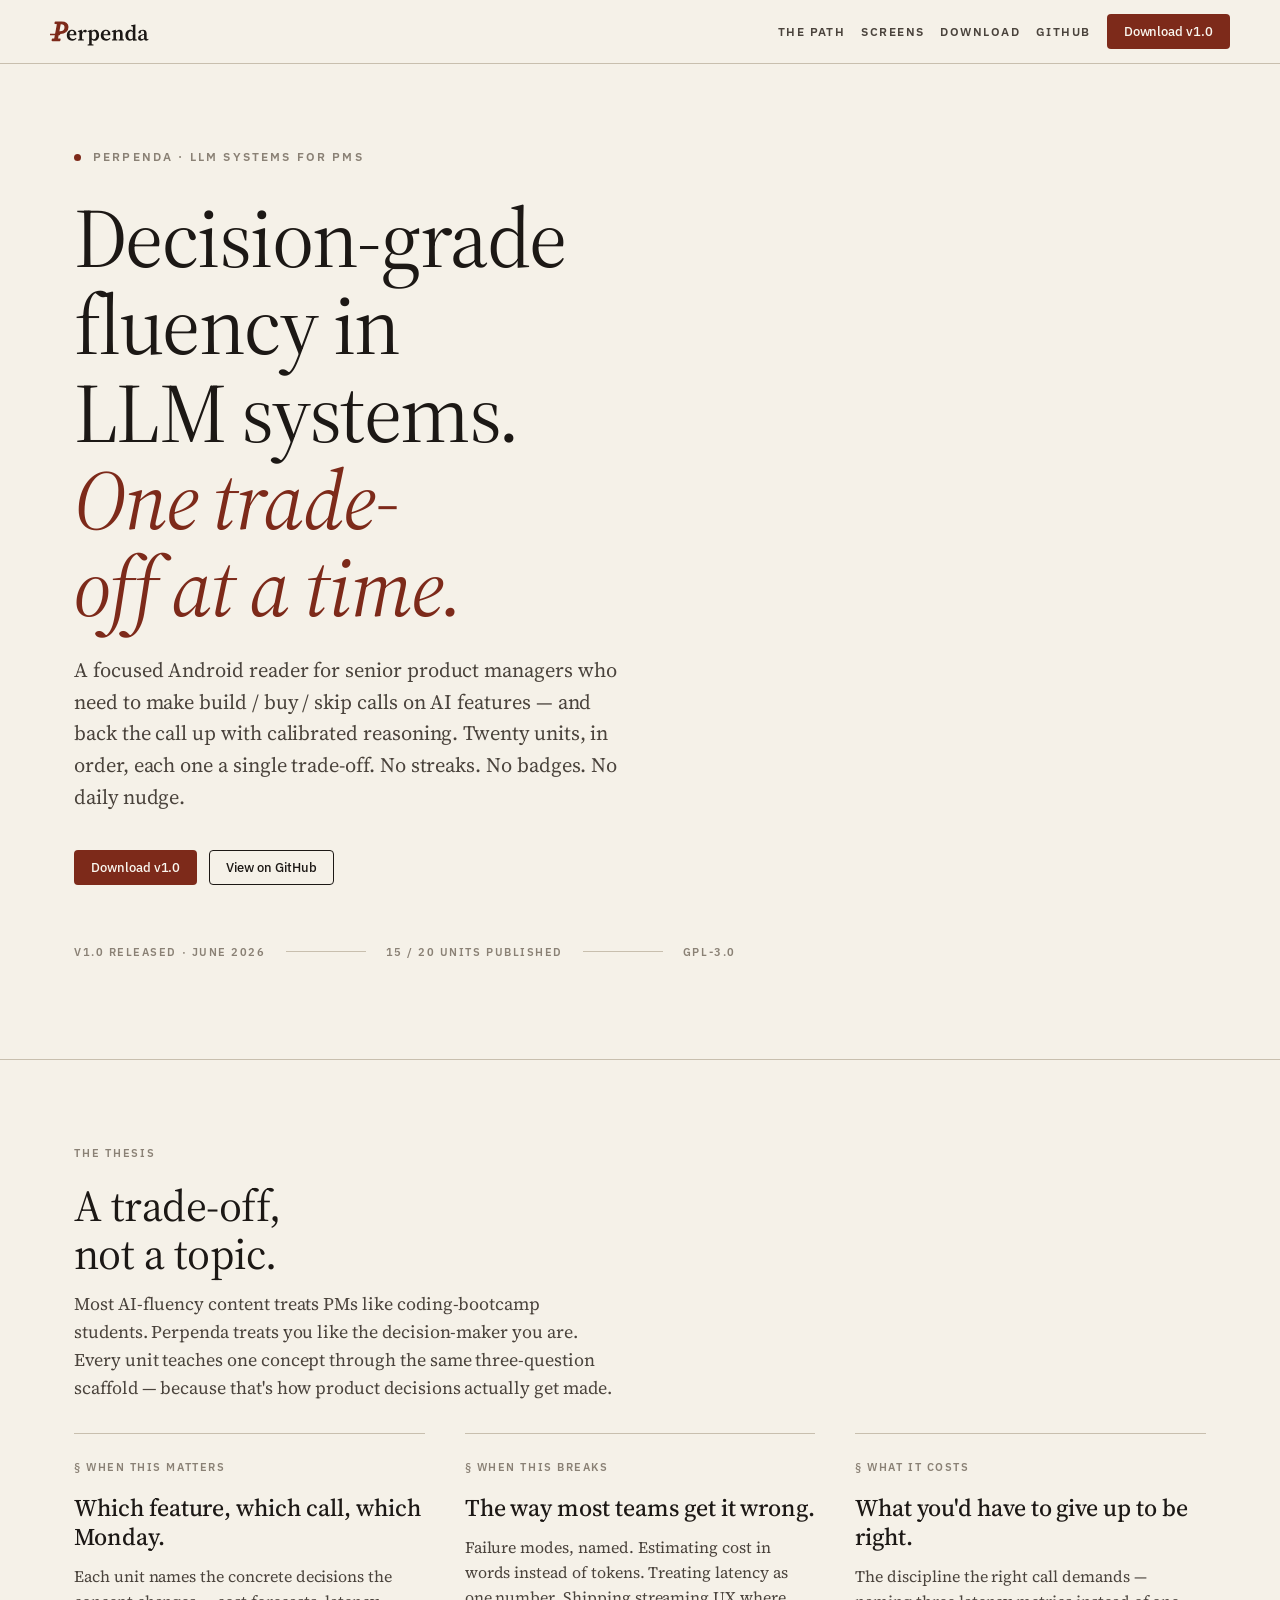
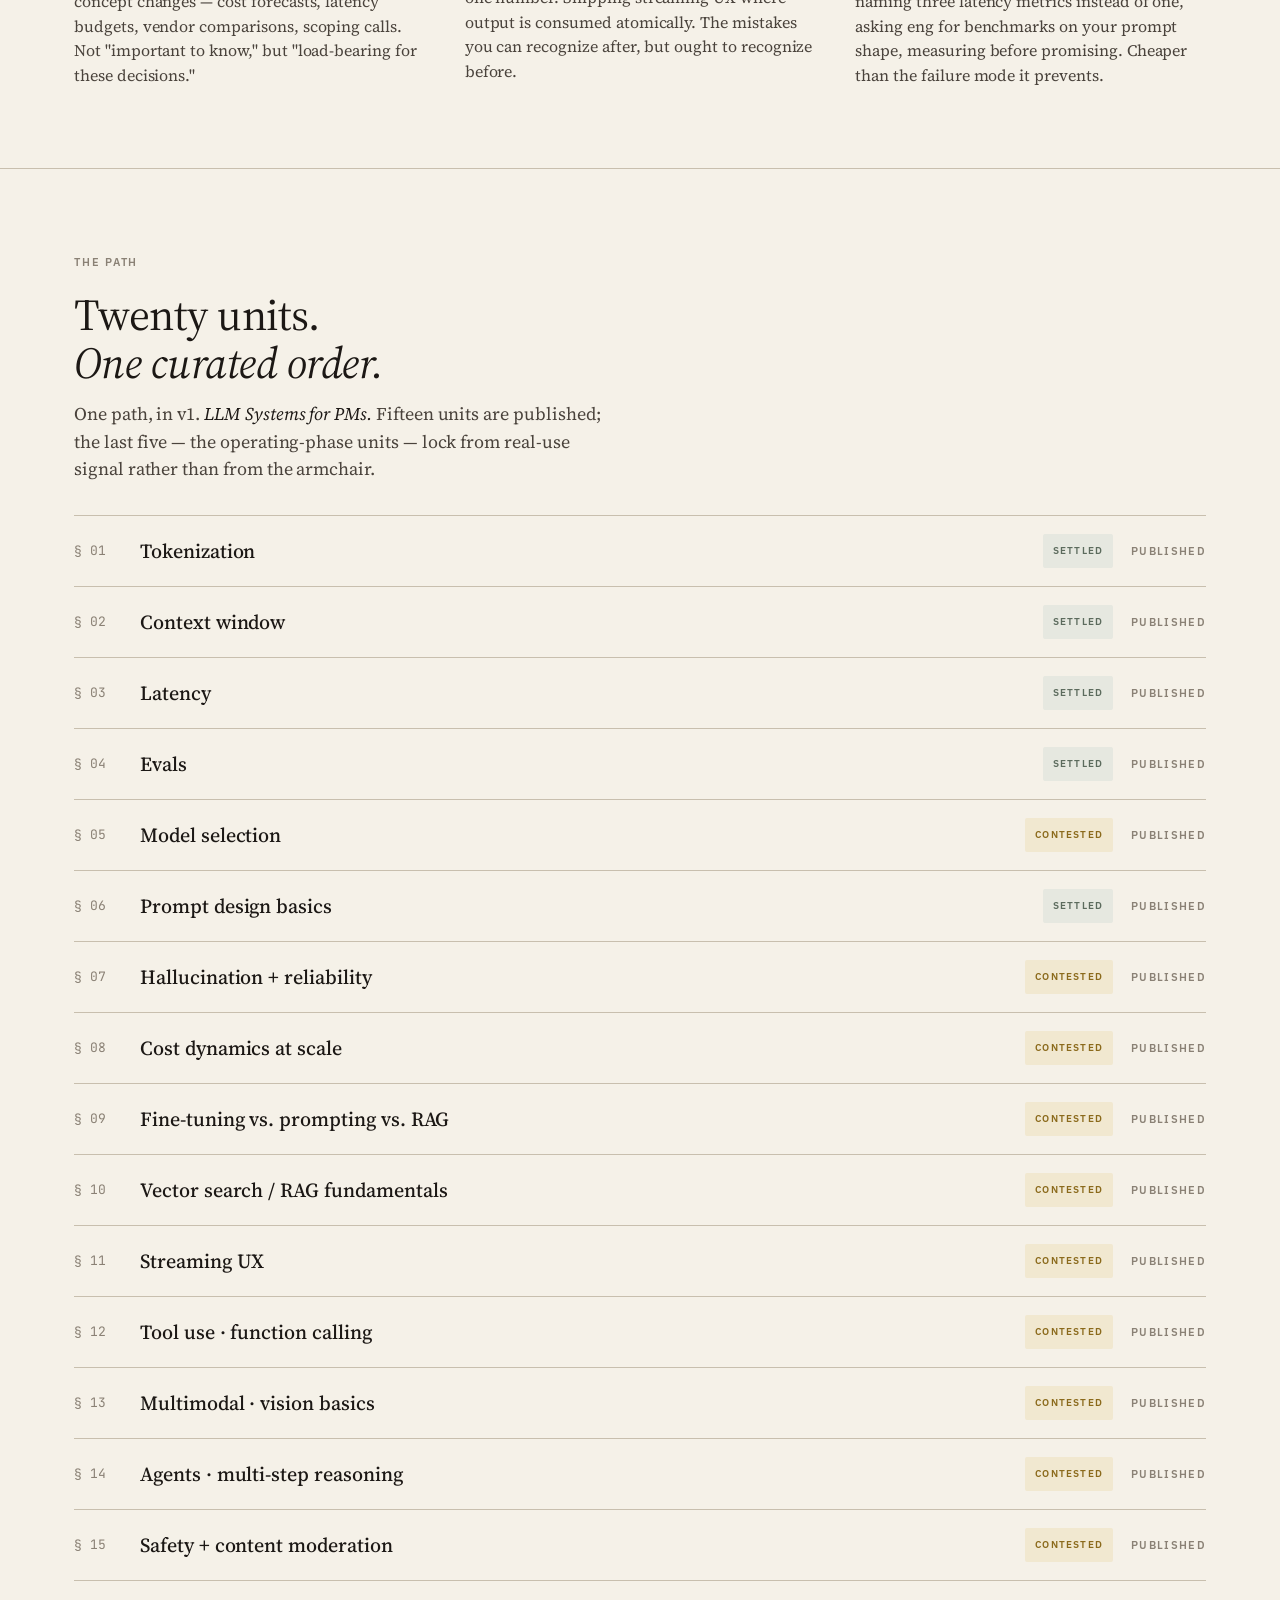
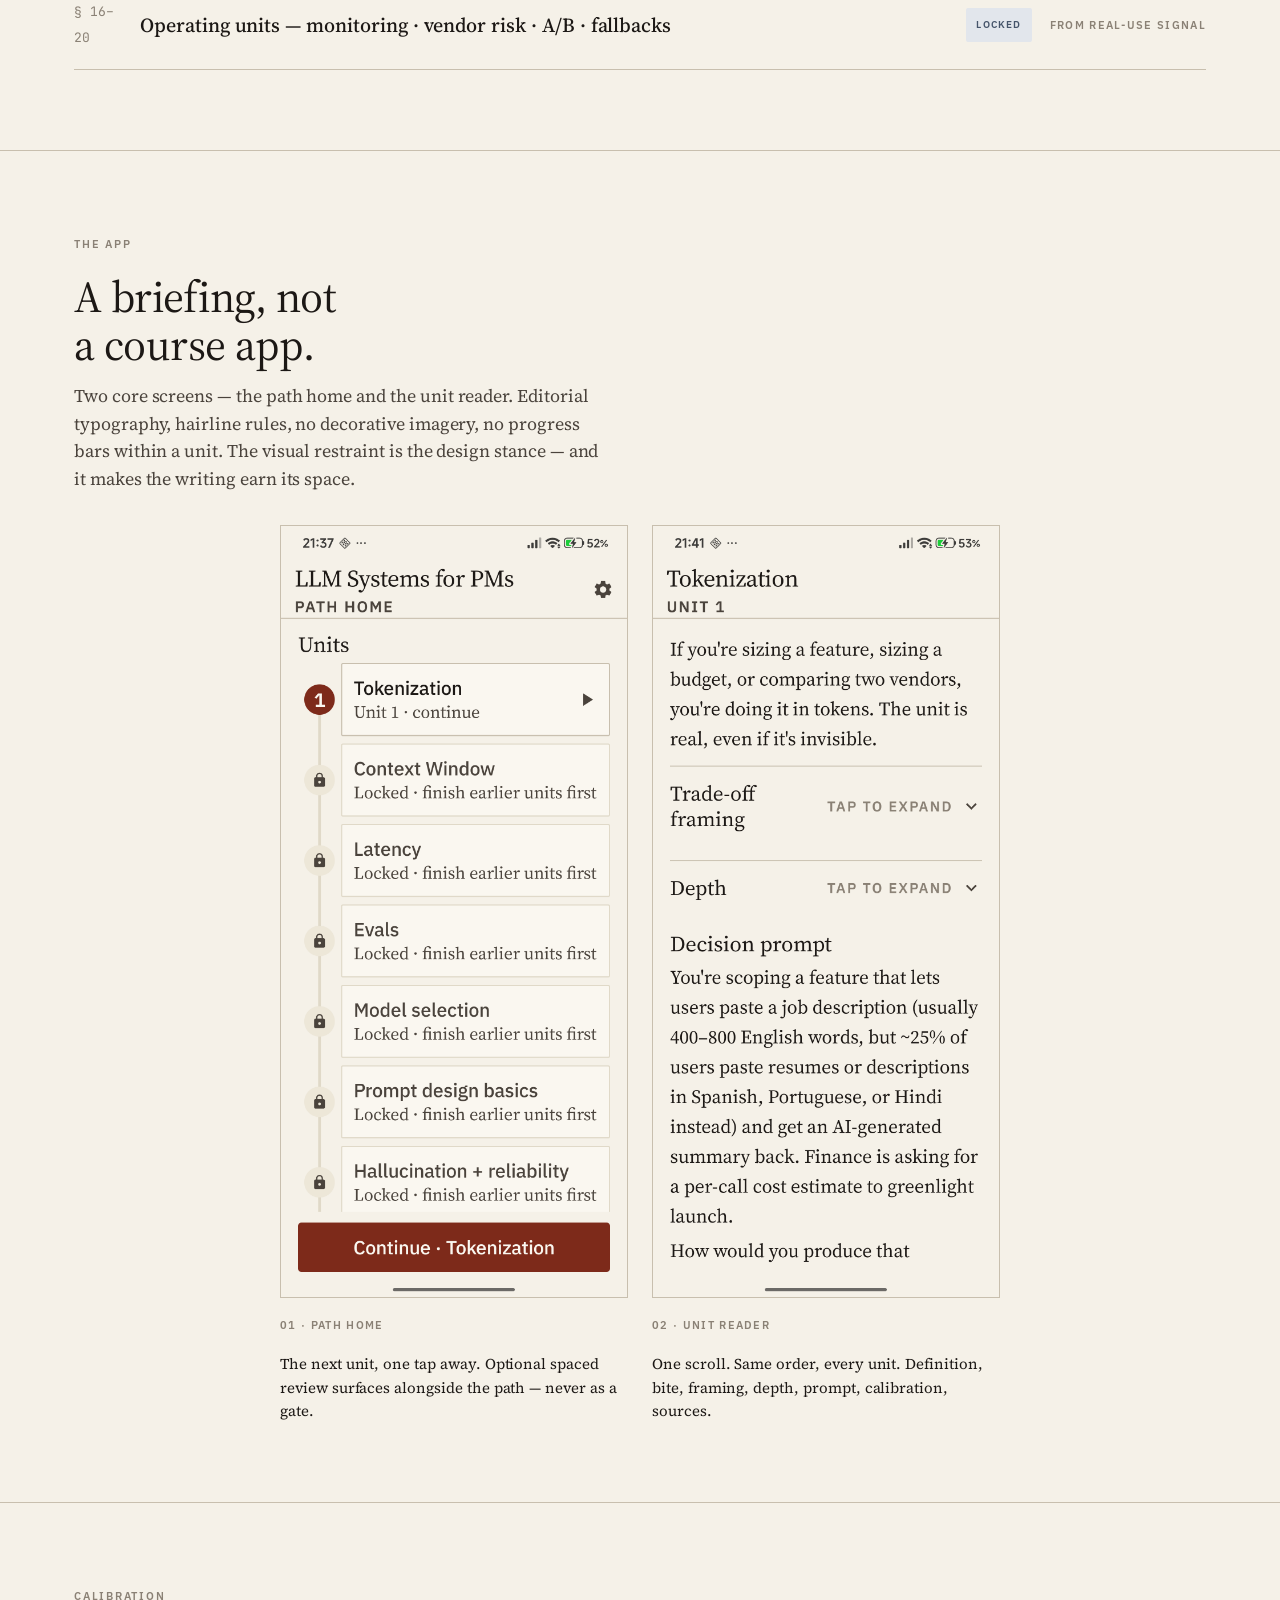
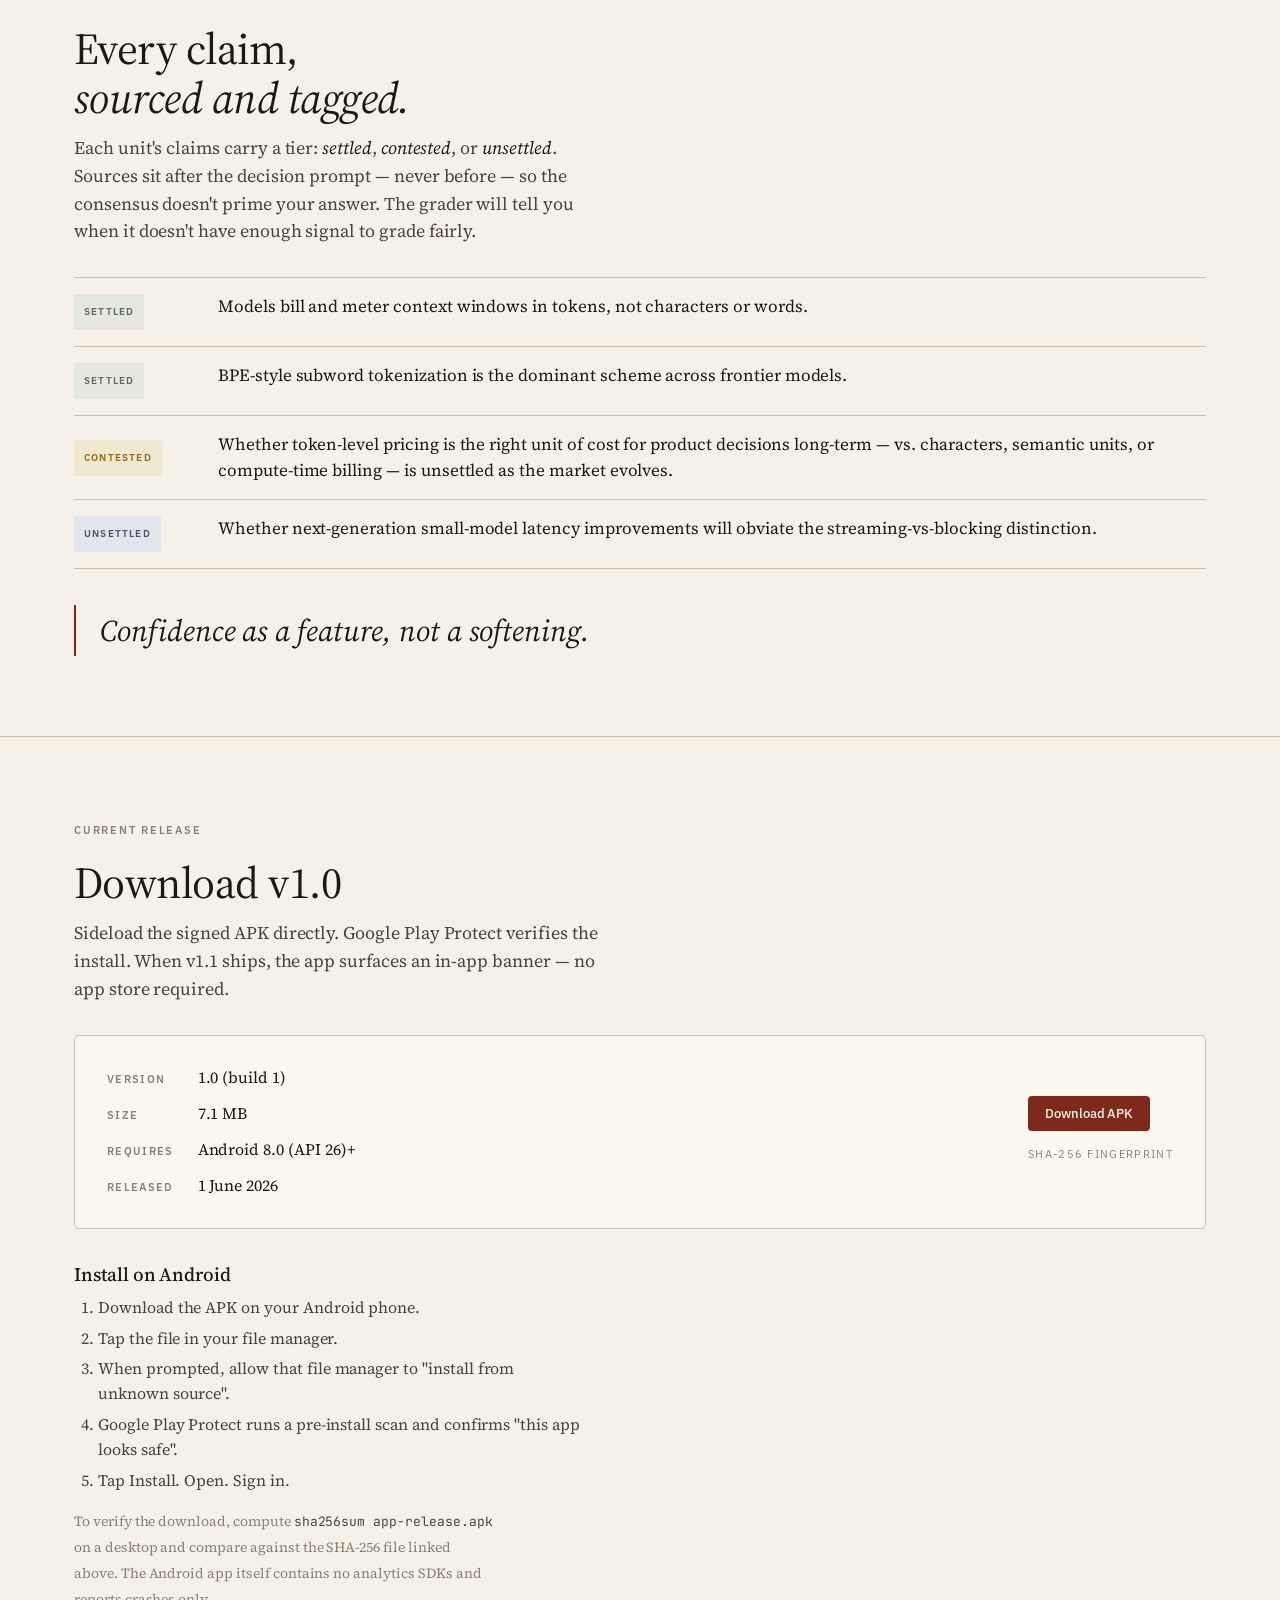
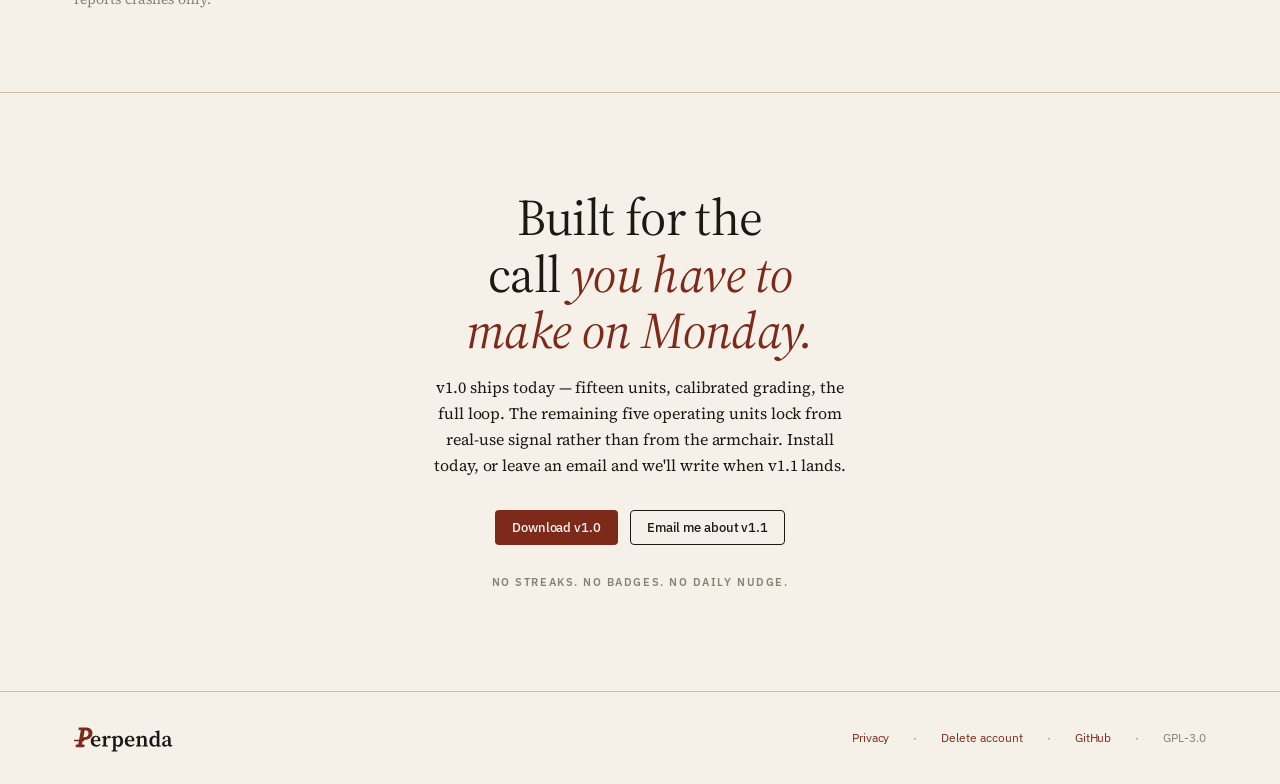
<file: docs/index.html>
<!doctype html>
<html lang="en">
<head>
<meta charset="utf-8" />
<title>Perpenda — Decision-grade fluency in LLM systems</title>
<meta name="viewport" content="width=device-width, initial-scale=1" />
<meta name="description" content="A focused Android app teaching LLM systems to product managers, one trade-off at a time. For senior PMs who'd rather decide right than read fast." />
<meta name="robots" content="index,follow" />
<link rel="canonical" href="https://perpenda.com/" />

<meta property="og:title" content="Perpenda — Decision-grade fluency in LLM systems" />
<meta property="og:description" content="Twenty trade-offs. One PM, deciding. No streaks, no badges, no daily nudge." />
<meta property="og:type" content="website" />
<meta property="og:url" content="https://perpenda.com/" />
<meta property="og:site_name" content="Perpenda" />
<meta property="og:image" content="https://perpenda.com/brand/perpenda-og-1200x630.png" />
<meta property="og:image:width" content="1200" />
<meta property="og:image:height" content="630" />

<meta name="twitter:card" content="summary_large_image" />
<meta name="twitter:title" content="Perpenda — Decision-grade fluency in LLM systems" />
<meta name="twitter:description" content="Twenty trade-offs. One PM, deciding. No streaks, no badges, no daily nudge." />
<meta name="twitter:image" content="https://perpenda.com/brand/perpenda-og-1200x630.png" />

<link rel="icon" type="image/svg+xml" href="brand/perpenda-mark-ink.svg" />
<link rel="icon" type="image/png" sizes="32x32" href="brand/favicon-32.png" />
<link rel="icon" type="image/png" sizes="16x16" href="brand/favicon-16.png" />
<link rel="apple-touch-icon" href="brand/apple-touch-icon-180.png" />

<!-- Schema.org structured data (JSON-LD).
     Tells Google / search AI what this page is, the publishing organization,
     and the Android app described on it. Enables richer search snippets and
     correct knowledge-panel attribution. -->
<script type="application/ld+json">
{
  "@context": "https://schema.org",
  "@graph": [
    {
      "@type": "Organization",
      "@id": "https://perpenda.com/#organization",
      "name": "Perpenda",
      "url": "https://perpenda.com/",
      "logo": {
        "@type": "ImageObject",
        "url": "https://perpenda.com/brand/perpenda-icon-512.png",
        "width": 512,
        "height": 512
      },
      "email": "hello@perpenda.com",
      "sameAs": [
        "https://github.com/LuminLynx/Perpenda"
      ]
    },
    {
      "@type": "WebSite",
      "@id": "https://perpenda.com/#website",
      "url": "https://perpenda.com/",
      "name": "Perpenda",
      "description": "Decision-grade fluency in LLM systems for product managers.",
      "publisher": { "@id": "https://perpenda.com/#organization" },
      "inLanguage": "en"
    },
    {
      "@type": "SoftwareApplication",
      "name": "Perpenda",
      "applicationCategory": "EducationalApplication",
      "operatingSystem": "Android 8.0+",
      "description": "Train the AI judgment your team now expects from you. Tight units, decision prompts, calibrated grading against rubric criteria — no streaks, no badges, no daily nudge.",
      "url": "https://perpenda.com/",
      "image": "https://perpenda.com/brand/perpenda-og-1200x630.png",
      "offers": {
        "@type": "Offer",
        "price": "0",
        "priceCurrency": "USD"
      },
      "publisher": { "@id": "https://perpenda.com/#organization" },
      "softwareVersion": "1.0",
      "inLanguage": "en"
    }
  ]
}
</script>

<!-- Google Analytics (GA4) -->
<script async src="https://www.googletagmanager.com/gtag/js?id=G-6YCV11TNED"></script>
<script>
  window.dataLayer = window.dataLayer || [];
  function gtag(){dataLayer.push(arguments);}
  gtag('js', new Date());
  gtag('config', 'G-6YCV11TNED');
</script>

<!-- Promo bundle is standalone but rides on the project's token sheet -->
<link rel="stylesheet" href="styles/colors_and_type.css" />

<style>
  /* Follow the visitor's OS light/dark preference — the token sheet
     (colors_and_type.css) defines light as the default :root and dark
     via @media (prefers-color-scheme: dark). */
  html { color-scheme: light dark; }
  html, body { margin: 0; padding: 0; }
  body {
    background: var(--paper-0); color: var(--ink-1);
    font-family: var(--font-body);
    -webkit-font-smoothing: antialiased; text-rendering: optimizeLegibility;
  }
  *, *::before, *::after { box-sizing: border-box; }
  a { color: var(--oxblood); text-decoration: none; }
  a:hover { text-decoration: underline; text-underline-offset: 3px; text-decoration-thickness: 1px; }

  .wrap { max-width: 1180px; margin: 0 auto; padding: 0 24px; }
  hr.hair { border: 0; border-top: 1px solid var(--hair-1); margin: 0; }

  /* ─── Top nav ────────────────────────────────────────────── */
  nav.top {
    position: sticky; top: 0; z-index: 10;
    background: var(--paper-0);
    border-bottom: 1px solid var(--hair-1);
  }
  nav.top .row {
    display: flex; align-items: center; gap: 16px;
    padding: 14px 0;
  }
  .wordmark { display: flex; align-items: center; gap: 10px; }
  .wordmark img { height: 28px; width: auto; display: block; }
  .wordmark .name {
    font-family: var(--font-display); font-size: 18px; font-weight: 500;
    color: var(--ink-1); letter-spacing: -0.012em;
  }
  nav .grow { flex: 1; }
  nav a.link {
    font-family: var(--font-ui); font-size: 12px; font-weight: 600;
    text-transform: uppercase; letter-spacing: 0.12em; color: var(--ink-2);
  }
  nav a.link:hover { color: var(--ink-1); text-decoration: none; }
  .btn {
    display: inline-flex; align-items: center; gap: 8px;
    font-family: var(--font-ui); font-size: 13px; font-weight: 500;
    padding: 10px 16px; border-radius: 4px; border: 1px solid transparent;
    cursor: pointer; line-height: 1; transition: background 120ms cubic-bezier(.2,.6,.2,1);
  }
  .btn-primary   { background: var(--oxblood); color: #FAF7F0; }
  .btn-primary:hover { background: #5F2014; text-decoration: none; }
  .btn-secondary { background: transparent; color: var(--ink-1); border-color: var(--ink-1); }
  .btn-secondary:hover { background: var(--paper-3); text-decoration: none; }
  /* On dark, oxblood lifts to a warm salmon — flip the button text dark
     and lighten the hover so contrast holds. */
  @media (prefers-color-scheme: dark) {
    .btn-primary { color: #1C1815; }
    .btn-primary:hover { background: #E8967D; }
  }

  /* ─── Hero ───────────────────────────────────────────────── */
  .hero { padding: 80px 0 96px; }
  .hero .eyebrow {
    font-family: var(--font-ui); font-size: 12px; font-weight: 600;
    text-transform: uppercase; letter-spacing: 0.18em; color: var(--ink-3);
    margin-bottom: 24px;
    display: flex; align-items: center; gap: 12px;
  }
  .hero .eyebrow .dot { width: 7px; height: 7px; background: var(--oxblood); border-radius: 50%; }
  .hero h1 {
    font-family: var(--font-display);
    font-size: clamp(40px, 7vw, 84px);
    line-height: 1.04;
    font-weight: 400; letter-spacing: -0.018em;
    margin: 0 0 24px; max-width: 14ch;
    text-wrap: balance;
  }
  .hero h1 em { font-style: italic; color: var(--oxblood); font-weight: 400; }
  .hero .lede {
    font-family: var(--font-body);
    font-size: clamp(18px, 1.6vw, 22px); line-height: 1.55;
    color: var(--ink-2); margin: 0 0 36px; max-width: 56ch;
  }
  .hero .ctas { display: flex; flex-wrap: wrap; gap: 12px; }
  .hero .meta {
    margin-top: 56px; display: flex; align-items: center; gap: 20px;
    font-family: var(--font-ui); font-size: 11px; font-weight: 600;
    text-transform: uppercase; letter-spacing: 0.14em; color: var(--ink-3);
  }
  .hero .meta .rule { flex: 0 1 80px; height: 1px; background: var(--hair-1); }

  /* ─── Section heading shared ─────────────────────────────── */
  section.band { padding: 80px 0; border-top: 1px solid var(--hair-1); }
  section.band .lede {
    font-family: var(--font-body); font-size: clamp(17px, 1.4vw, 20px);
    color: var(--ink-2); line-height: 1.55; margin: 0 0 32px; max-width: 60ch;
  }
  .band-h {
    font-family: var(--font-display);
    font-size: clamp(28px, 3.5vw, 44px); line-height: 1.1;
    font-weight: 400; letter-spacing: -0.012em;
    margin: 0 0 12px; max-width: 18ch; text-wrap: balance;
  }
  .band-eyebrow {
    font-family: var(--font-ui); font-size: 11px; font-weight: 600;
    text-transform: uppercase; letter-spacing: 0.16em; color: var(--ink-3);
    margin-bottom: 16px;
  }

  /* ─── Thesis (three columns: matters / breaks / costs) ──── */
  .thesis .cols {
    display: grid; grid-template-columns: repeat(3, 1fr); gap: 40px;
    margin-top: 24px;
  }
  .thesis .col {
    border-top: 1px solid var(--hair-1);
    padding-top: 20px;
  }
  .thesis .col .label {
    font-family: var(--font-ui); font-size: 11px; font-weight: 600;
    text-transform: uppercase; letter-spacing: 0.14em; color: var(--ink-3);
    margin-bottom: 14px;
  }
  .thesis .col h3 {
    font-family: var(--font-display); font-size: 24px; line-height: 1.2;
    font-weight: 500; margin: 0 0 12px; color: var(--ink-1);
  }
  .thesis .col p {
    font-family: var(--font-body); font-size: 16px; line-height: 1.55;
    color: var(--ink-2); margin: 0;
  }

  /* ─── The path ─────────────────────────────────────────── */
  .path .grid {
    display: grid; grid-template-columns: 1fr; gap: 0; margin-top: 12px;
  }
  .path .unit {
    display: grid;
    grid-template-columns: 48px 1fr auto auto;
    align-items: center; gap: 18px;
    padding: 18px 0; border-top: 1px solid var(--hair-1);
  }
  .path .unit:last-child { border-bottom: 1px solid var(--hair-1); }
  .path .unit .num { font-family: var(--font-mono); font-size: 13px; color: var(--ink-3); }
  .path .unit .name { font-family: var(--font-display); font-size: 20px; color: var(--ink-1); font-weight: 500; }
  .path .unit .name em { font-style: italic; color: var(--oxblood); font-weight: 400; }
  .path .unit .tag {
    font-family: var(--font-ui); font-size: 10px; font-weight: 600;
    text-transform: uppercase; letter-spacing: 0.12em;
    padding: 4px 10px; border-radius: 2px;
  }
  /* Calibration-tier chips — colors come from the token sheet so they
     track light/dark automatically. */
  .tag-settled   { background: var(--sage-tint);   color: var(--sage); }
  .tag-contested { background: var(--ochre-tint);  color: var(--ochre); }
  .tag-locked    { background: var(--mineral-tint); color: var(--mineral); }
  .tag-upnext    { background: var(--oxblood-tint); color: var(--oxblood); }
  .path .unit .status {
    font-family: var(--font-ui); font-size: 11px; font-weight: 600;
    text-transform: uppercase; letter-spacing: 0.12em; color: var(--ink-3);
  }

  /* ─── Screens showcase ─────────────────────────────────── */
  .screens .strip {
    display: grid; grid-template-columns: repeat(2, 1fr); gap: 24px;
    max-width: 720px; margin: 32px auto 0;
  }
  .screen {
    display: flex; flex-direction: column; gap: 14px;
  }
  .screen .img {
    background: var(--paper-2); border: 1px solid var(--hair-1);
    overflow: hidden; aspect-ratio: 1220 / 2712;
  }
  .screen .img picture { display: block; width: 100%; height: 100%; }
  .screen .img img { width: 100%; height: 100%; object-fit: cover; object-position: top center; display: block; }
  .screen .cap {
    font-family: var(--font-ui); font-size: 11px; font-weight: 600;
    text-transform: uppercase; letter-spacing: 0.12em; color: var(--ink-3);
  }
  .screen .blurb {
    font-family: var(--font-body); font-size: 15px; line-height: 1.55;
    color: var(--ink-1);
  }

  /* ─── Calibration ─────────────────────────────────────── */
  .cal .row {
    display: grid; grid-template-columns: 120px 1fr;
    align-items: baseline; gap: 24px;
    padding: 16px 0; border-top: 1px solid var(--hair-1);
  }
  .cal .row:last-child { border-bottom: 1px solid var(--hair-1); }
  .cal .row .chip {
    font-family: var(--font-ui); font-size: 10px; font-weight: 600;
    text-transform: uppercase; letter-spacing: 0.12em;
    padding: 5px 10px; border-radius: 2px;
    justify-self: start; align-self: center;
  }
  .cal .row .claim {
    font-family: var(--font-body); font-size: 17px; line-height: 1.5;
    color: var(--ink-1);
  }
  .pullquote {
    font-family: var(--font-display);
    font-size: clamp(22px, 2.4vw, 30px); line-height: 1.3;
    font-weight: 400; color: var(--ink-1);
    border-left: 2px solid var(--oxblood);
    padding: 6px 0 6px 24px;
    margin: 36px 0 0 0;
    max-width: 36ch;
  }
  .pullquote em { font-style: italic; }

  /* ─── Download band ─────────────────────────────────── */
  .download .lede { max-width: 60ch; }
  .release-card {
    border: 1px solid var(--hair-1);
    border-radius: 4px;
    padding: 28px 32px;
    margin: 24px 0 8px;
    display: flex;
    align-items: center;
    gap: 40px;
    flex-wrap: wrap;
    background: var(--paper-1);
  }
  .release-meta {
    margin: 0;
    display: grid;
    grid-template-columns: auto 1fr;
    gap: 8px 24px;
    flex: 1 1 320px;
  }
  .release-meta dt {
    font-family: var(--font-ui); font-size: 11px; font-weight: 600;
    text-transform: uppercase; letter-spacing: 0.12em; color: var(--ink-3);
    margin: 0; padding-top: 2px;
  }
  .release-meta dd {
    margin: 0;
    font-family: var(--font-body); font-size: 16px; color: var(--ink-1);
    font-variant-numeric: tabular-nums;
  }
  .release-actions {
    display: flex; flex-direction: column; gap: 10px;
    align-items: flex-start;
  }
  .release-actions .link-sm {
    font-family: var(--font-ui); font-size: 11px; color: var(--ink-3);
    text-transform: uppercase; letter-spacing: 0.12em;
  }
  .release-actions .link-sm:hover { color: var(--ink-1); }
  .install-h {
    font-family: var(--font-display); font-size: 19px; font-weight: 500;
    margin: 32px 0 8px;
    color: var(--ink-1);
  }
  .install-steps {
    font-family: var(--font-body); font-size: 16px; line-height: 1.55;
    color: var(--ink-2); margin: 0 0 16px; padding-left: 24px;
    max-width: 64ch;
  }
  .install-steps li { margin: 6px 0; }
  .band-footer-note {
    font-family: var(--font-body); font-size: 14px; color: var(--ink-3);
    margin: 16px 0 0; max-width: 60ch;
  }

  /* ─── CTA ─────────────────────────────────────────────── */
  .cta {
    text-align: center; padding: 96px 0;
    border-top: 1px solid var(--hair-1);
  }
  .cta h2 {
    font-family: var(--font-display);
    font-size: clamp(32px, 4vw, 52px); line-height: 1.1;
    font-weight: 400; letter-spacing: -0.012em;
    margin: 0 auto 16px; max-width: 18ch; text-wrap: balance;
  }
  .cta h2 em { font-style: italic; color: var(--oxblood); }
  .cta .lede { max-width: 52ch; margin: 0 auto 32px; }
  .cta .ctas { display: inline-flex; gap: 12px; flex-wrap: wrap; justify-content: center; }
  .cta .small {
    margin-top: 24px;
    font-family: var(--font-ui); font-size: 11px; font-weight: 600;
    text-transform: uppercase; letter-spacing: 0.14em; color: var(--ink-3);
  }

  /* ─── Footer ─────────────────────────────────────────── */
  footer {
    border-top: 1px solid var(--hair-1);
    padding: 32px 0;
    font-family: var(--font-ui); font-size: 12px;
    color: var(--ink-3);
    display: flex; align-items: center; gap: 24px;
  }
  footer .grow { flex: 1; }

  /* ─── Responsive ─────────────────────────────────────── */
  @media (max-width: 880px) {
    .thesis .cols { grid-template-columns: 1fr; gap: 0; }
    .thesis .col + .col { margin-top: 0; }
    .screens .strip { grid-template-columns: repeat(2, 1fr); }
    .path .unit { grid-template-columns: 36px 1fr auto; }
    .path .unit .status { display: none; }
    nav .link.hide-md { display: none; }
    .hero { padding: 56px 0 72px; }
    section.band { padding: 56px 0; }
  }
  @media (max-width: 520px) {
    .screens .strip { grid-template-columns: 1fr; }
    .cal .row { grid-template-columns: 1fr; gap: 8px; }
  }
</style>
</head>

<body>

<!-- ─── Nav ─────────────────────────────────────────────── -->
<nav class="top">
  <div class="wrap row">
    <a class="wordmark" href="#top">
      <picture>
        <source srcset="brand/perpenda-wordmark-dark.svg" media="(prefers-color-scheme: dark)" />
        <img src="brand/perpenda-wordmark.svg" alt="Perpenda" />
      </picture>
    </a>
    <div class="grow"></div>
    <a class="link hide-md" href="#path">The path</a>
    <a class="link hide-md" href="#screens">Screens</a>
    <a class="link hide-md" href="#download">Download</a>
    <a class="link hide-md" href="https://github.com/LuminLynx/Perpenda">GitHub</a>
    <a class="btn btn-primary" href="#download">Download v1.0</a>
  </div>
</nav>

<!-- ─── Hero ─────────────────────────────────────────────── -->
<header id="top" class="hero">
  <div class="wrap">
    <div class="eyebrow"><span class="dot"></span> Perpenda · LLM Systems for PMs</div>
    <h1>Decision-grade fluency in LLM systems. <em>One trade-off at a time.</em></h1>
    <p class="lede">
      A focused Android reader for senior product managers who need to
      make build / buy / skip calls on AI features — and back the call
      up with calibrated reasoning. Twenty units, in order, each one a
      single trade-off. No streaks. No badges. No daily nudge.
    </p>
    <div class="ctas">
      <a class="btn btn-primary" href="#download">Download v1.0</a>
      <a class="btn btn-secondary" href="https://github.com/LuminLynx/Perpenda">View on GitHub</a>
    </div>
    <div class="meta">
      <span>v1.0 released · June 2026</span>
      <span class="rule"></span>
      <span>15 / 20 units published</span>
      <span class="rule"></span>
      <span>GPL-3.0</span>
    </div>
  </div>
</header>

<!-- ─── Thesis ─────────────────────────────────────────── -->
<section id="thesis" class="band thesis">
  <div class="wrap">
    <div class="band-eyebrow">The thesis</div>
    <h2 class="band-h">A trade-off, not a topic.</h2>
    <p class="lede">
      Most AI-fluency content treats PMs like coding-bootcamp students.
      Perpenda treats you like the decision-maker you are. Every unit
      teaches one concept through the same three-question scaffold —
      because that's how product decisions actually get made.
    </p>
    <div class="cols">
      <div class="col">
        <div class="label">§ When this matters</div>
        <h3>Which feature, which call, which Monday.</h3>
        <p>Each unit names the concrete decisions the concept changes — cost forecasts, latency budgets, vendor comparisons, scoping calls. Not "important to know," but "load-bearing for these decisions."</p>
      </div>
      <div class="col">
        <div class="label">§ When this breaks</div>
        <h3>The way most teams get it wrong.</h3>
        <p>Failure modes, named. Estimating cost in words instead of tokens. Treating latency as one number. Shipping streaming UX where output is consumed atomically. The mistakes you can recognize after, but ought to recognize before.</p>
      </div>
      <div class="col">
        <div class="label">§ What it costs</div>
        <h3>What you'd have to give up to be right.</h3>
        <p>The discipline the right call demands — naming three latency metrics instead of one, asking eng for benchmarks on your prompt shape, measuring before promising. Cheaper than the failure mode it prevents.</p>
      </div>
    </div>
  </div>
</section>

<!-- ─── The path ─────────────────────────────────────────── -->
<section id="path" class="band path">
  <div class="wrap">
    <div class="band-eyebrow">The path</div>
    <h2 class="band-h">Twenty units. <em>One curated order.</em></h2>
    <p class="lede">
      One path, in v1. <em>LLM Systems for PMs.</em> Fifteen units are
      published; the last five — the operating-phase units — lock from
      real-use signal rather than from the armchair.
    </p>
    <div class="grid">
      <div class="unit"><div class="num">§ 01</div><div class="name">Tokenization</div><div class="tag tag-settled">Settled</div><div class="status">Published</div></div>
      <div class="unit"><div class="num">§ 02</div><div class="name">Context window</div><div class="tag tag-settled">Settled</div><div class="status">Published</div></div>
      <div class="unit"><div class="num">§ 03</div><div class="name">Latency</div><div class="tag tag-settled">Settled</div><div class="status">Published</div></div>
      <div class="unit"><div class="num">§ 04</div><div class="name">Evals</div><div class="tag tag-settled">Settled</div><div class="status">Published</div></div>
      <div class="unit"><div class="num">§ 05</div><div class="name">Model selection</div><div class="tag tag-contested">Contested</div><div class="status">Published</div></div>
      <div class="unit"><div class="num">§ 06</div><div class="name">Prompt design basics</div><div class="tag tag-settled">Settled</div><div class="status">Published</div></div>
      <div class="unit"><div class="num">§ 07</div><div class="name">Hallucination + reliability</div><div class="tag tag-contested">Contested</div><div class="status">Published</div></div>
      <div class="unit"><div class="num">§ 08</div><div class="name">Cost dynamics at scale</div><div class="tag tag-contested">Contested</div><div class="status">Published</div></div>
      <div class="unit"><div class="num">§ 09</div><div class="name">Fine-tuning vs. prompting vs. RAG</div><div class="tag tag-contested">Contested</div><div class="status">Published</div></div>
      <div class="unit"><div class="num">§ 10</div><div class="name">Vector search / RAG fundamentals</div><div class="tag tag-contested">Contested</div><div class="status">Published</div></div>
      <div class="unit"><div class="num">§ 11</div><div class="name">Streaming UX</div><div class="tag tag-contested">Contested</div><div class="status">Published</div></div>
      <div class="unit"><div class="num">§ 12</div><div class="name">Tool use · function calling</div><div class="tag tag-contested">Contested</div><div class="status">Published</div></div>
      <div class="unit"><div class="num">§ 13</div><div class="name">Multimodal · vision basics</div><div class="tag tag-contested">Contested</div><div class="status">Published</div></div>
      <div class="unit"><div class="num">§ 14</div><div class="name">Agents · multi-step reasoning</div><div class="tag tag-contested">Contested</div><div class="status">Published</div></div>
      <div class="unit"><div class="num">§ 15</div><div class="name">Safety + content moderation</div><div class="tag tag-contested">Contested</div><div class="status">Published</div></div>
      <div class="unit"><div class="num">§ 16–20</div><div class="name">Operating units — monitoring · vendor risk · A/B · fallbacks</div><div class="tag tag-locked">Locked</div><div class="status">From real-use signal</div></div>
    </div>
  </div>
</section>

<!-- ─── Screens ─────────────────────────────────────────── -->
<section id="screens" class="band screens">
  <div class="wrap">
    <div class="band-eyebrow">The app</div>
    <h2 class="band-h">A briefing, not a course app.</h2>
    <p class="lede">
      Two core screens — the path home and the unit reader. Editorial
      typography, hairline rules, no decorative imagery, no progress bars
      within a unit. The visual restraint is the design stance — and it
      makes the writing earn its space.
    </p>
    <div class="strip">
      <div class="screen">
        <div class="img">
          <picture>
            <source srcset="app-store/screens-dark/01-path-home.png" media="(prefers-color-scheme: dark)" />
            <img src="app-store/screens/01-path-home.png" alt="Perpenda path home" />
          </picture>
        </div>
        <div class="cap">01 · Path home</div>
        <div class="blurb">The next unit, one tap away. Optional spaced review surfaces alongside the path — never as a gate.</div>
      </div>
      <div class="screen">
        <div class="img">
          <picture>
            <source srcset="app-store/screens-dark/02-unit-reader.png" media="(prefers-color-scheme: dark)" />
            <img src="app-store/screens/02-unit-reader.png" alt="Perpenda unit reader" />
          </picture>
        </div>
        <div class="cap">02 · Unit reader</div>
        <div class="blurb">One scroll. Same order, every unit. Definition, bite, framing, depth, prompt, calibration, sources.</div>
      </div>
    </div>
  </div>
</section>

<!-- ─── Calibration ─────────────────────────────────────── -->
<section class="band cal">
  <div class="wrap">
    <div class="band-eyebrow">Calibration</div>
    <h2 class="band-h">Every claim, <em>sourced and tagged.</em></h2>
    <p class="lede">
      Each unit's claims carry a tier: <em>settled</em>, <em>contested</em>, or
      <em>unsettled</em>. Sources sit after the decision prompt — never
      before — so the consensus doesn't prime your answer. The grader
      will tell you when it doesn't have enough signal to grade fairly.
    </p>
    <div style="margin-top: 16px;">
      <div class="row"><span class="chip tag-settled">Settled</span><div class="claim">Models bill and meter context windows in tokens, not characters or words.</div></div>
      <div class="row"><span class="chip tag-settled">Settled</span><div class="claim">BPE-style subword tokenization is the dominant scheme across frontier models.</div></div>
      <div class="row"><span class="chip tag-contested">Contested</span><div class="claim">Whether token-level pricing is the right unit of cost for product decisions long-term — vs. characters, semantic units, or compute-time billing — is unsettled as the market evolves.</div></div>
      <div class="row"><span class="chip tag-locked">Unsettled</span><div class="claim">Whether next-generation small-model latency improvements will obviate the streaming-vs-blocking distinction.</div></div>
    </div>
    <div class="pullquote">
      <em>Confidence as a feature, not a softening.</em>
    </div>
  </div>
</section>

<!-- ─── Download ──────────────────────────────────────── -->
<section id="download" class="band download">
  <div class="wrap">
    <div class="band-eyebrow">Current release</div>
    <h2 class="band-h">Download v1.0</h2>
    <p class="lede">Sideload the signed APK directly. Google Play Protect verifies the install. When v1.1 ships, the app surfaces an in-app banner — no app store required.</p>

    <div class="release-card">
      <dl class="release-meta">
        <dt>Version</dt><dd>1.0 (build 1)</dd>
        <dt>Size</dt><dd>7.1 MB</dd>
        <dt>Requires</dt><dd>Android 8.0 (API 26)+</dd>
        <dt>Released</dt><dd>1 June 2026</dd>
      </dl>
      <div class="release-actions">
        <a class="btn btn-primary" href="https://github.com/LuminLynx/Perpenda/releases/download/V1.0/app-release.apk">Download APK</a>
        <a class="link-sm" href="https://github.com/LuminLynx/Perpenda/releases/download/V1.0/app-release.apk.sha256">SHA-256 fingerprint</a>
      </div>
    </div>

    <h3 class="install-h">Install on Android</h3>
    <ol class="install-steps">
      <li>Download the APK on your Android phone.</li>
      <li>Tap the file in your file manager.</li>
      <li>When prompted, allow that file manager to "install from unknown source".</li>
      <li>Google Play Protect runs a pre-install scan and confirms "this app looks safe".</li>
      <li>Tap Install. Open. Sign in.</li>
    </ol>

    <p class="band-footer-note">To verify the download, compute <code>sha256sum app-release.apk</code> on a desktop and compare against the SHA-256 file linked above. The Android app itself contains no analytics SDKs and reports crashes only.</p>
  </div>
</section>

<!-- ─── CTA ────────────────────────────────────────────── -->
<section id="beta" class="cta">
  <div class="wrap">
    <h2>Built for the call <em>you have to make on Monday.</em></h2>
    <p class="lede">
      v1.0 ships today — fifteen units, calibrated grading, the full
      loop. The remaining five operating units lock from real-use
      signal rather than from the armchair. Install today, or leave an
      email and we'll write when v1.1 lands.
    </p>
    <div class="ctas">
      <a class="btn btn-primary" href="#download">Download v1.0</a>
      <a class="btn btn-secondary" href="mailto:hello@perpenda.com?subject=Email%20me%20about%20Perpenda%20v1.1">Email me about v1.1</a>
    </div>
    <div class="small">No streaks. No badges. No daily nudge.</div>
  </div>
</section>

<!-- ─── Footer ─────────────────────────────────────────── -->
<footer>
  <div class="wrap" style="display: flex; align-items: center; gap: 24px; width: 100%;">
    <a class="wordmark" href="#top">
      <picture>
        <source srcset="brand/perpenda-wordmark-dark.svg" media="(prefers-color-scheme: dark)" />
        <img src="brand/perpenda-wordmark.svg" alt="Perpenda" />
      </picture>
    </a>
    <div class="grow"></div>
    <a href="legal/privacy-policy.html">Privacy</a>
    <span>·</span>
    <a href="legal/account-deletion.html">Delete account</a>
    <span>·</span>
    <a href="https://github.com/LuminLynx/Perpenda">GitHub</a>
    <span>·</span>
    <span>GPL-3.0</span>
  </div>
</footer>

</body>
</html>
</file>
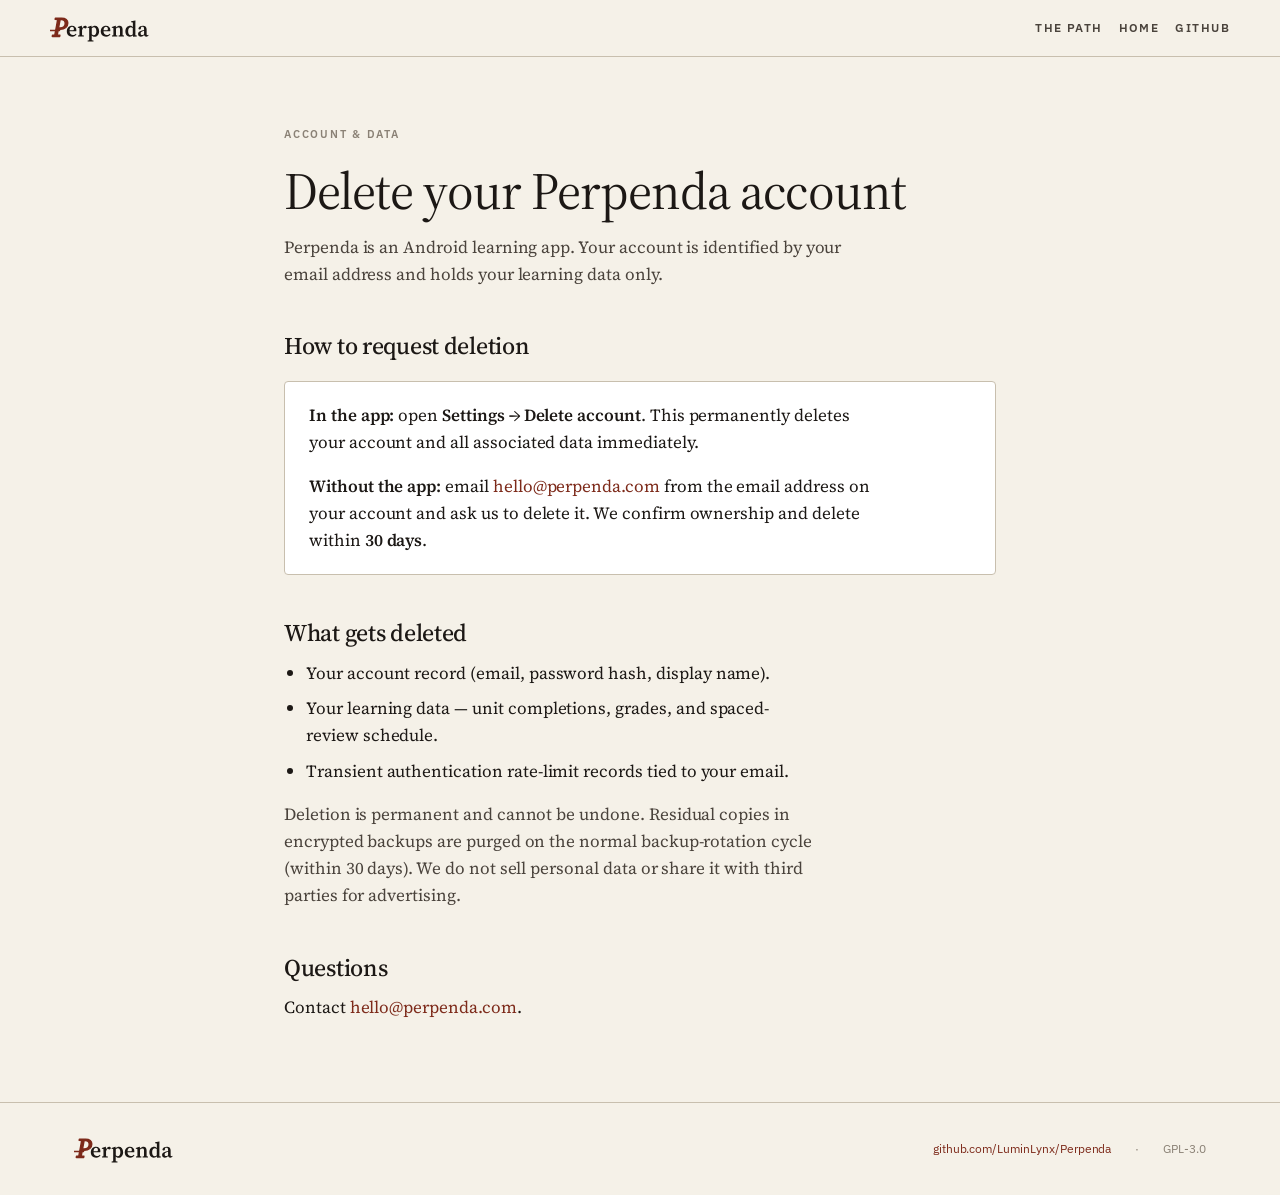
<file: docs/legal/account-deletion.html>
<!doctype html>
<html lang="en">
<head>
<meta charset="utf-8" />
<title>Account &amp; Data Deletion — Perpenda</title>
<meta name="viewport" content="width=device-width, initial-scale=1" />
<meta name="description" content="How to delete your Perpenda account and all associated data." />
<meta name="robots" content="index,follow" />
<link rel="canonical" href="https://perpenda.com/legal/account-deletion.html" />
<link rel="icon" type="image/svg+xml" href="../brand/perpenda-mark-ink.svg" />
<link rel="icon" type="image/png" sizes="32x32" href="../brand/favicon-32.png" />
<link rel="icon" type="image/png" sizes="16x16" href="../brand/favicon-16.png" />
<link rel="apple-touch-icon" href="../brand/apple-touch-icon-180.png" />

<!-- Google Analytics (GA4) -->
<script async src="https://www.googletagmanager.com/gtag/js?id=G-6YCV11TNED"></script>
<script>
  window.dataLayer = window.dataLayer || [];
  function gtag(){dataLayer.push(arguments);}
  gtag('js', new Date());
  gtag('config', 'G-6YCV11TNED');
</script>

<link rel="stylesheet" href="../styles/colors_and_type.css" />

<style>
  html { color-scheme: light dark; }
  html, body { margin: 0; padding: 0; }
  body {
    background: var(--paper-0); color: var(--ink-1);
    font-family: var(--font-body);
    -webkit-font-smoothing: antialiased; text-rendering: optimizeLegibility;
  }
  *, *::before, *::after { box-sizing: border-box; }
  a { color: var(--oxblood); text-decoration: none; }
  a:hover { text-decoration: underline; text-underline-offset: 3px; text-decoration-thickness: 1px; }

  .wrap { max-width: 1180px; margin: 0 auto; padding: 0 24px; }

  /* ─── Top nav (shared with index.html) ──────────────────── */
  nav.top {
    position: sticky; top: 0; z-index: 10;
    background: var(--paper-0);
    border-bottom: 1px solid var(--hair-1);
  }
  nav.top .row { display: flex; align-items: center; gap: 16px; padding: 14px 0; }
  .wordmark { display: flex; align-items: center; gap: 10px; }
  .wordmark img { height: 28px; width: auto; display: block; }
  .wordmark .name {
    font-family: var(--font-display); font-size: 18px; font-weight: 500;
    color: var(--ink-1); letter-spacing: -0.012em;
  }
  nav .grow { flex: 1; }
  nav a.link {
    font-family: var(--font-ui); font-size: 12px; font-weight: 600;
    text-transform: uppercase; letter-spacing: 0.12em; color: var(--ink-2);
  }
  nav a.link:hover { color: var(--ink-1); text-decoration: none; }

  /* ─── Article ───────────────────────────────────────────── */
  .article { max-width: 760px; margin: 0 auto; padding: 0 24px; }
  .article .eyebrow {
    font-family: var(--font-ui); font-size: 11px; font-weight: 600;
    text-transform: uppercase; letter-spacing: 0.16em; color: var(--ink-3);
    margin: 64px 0 16px;
  }
  .article h1 {
    font-family: var(--font-display);
    font-size: clamp(32px, 5vw, 52px); line-height: 1.06;
    font-weight: 400; letter-spacing: -0.018em;
    margin: 0 0 16px; text-wrap: balance;
  }
  .article h2 {
    font-family: var(--font-display); font-size: 24px; line-height: 1.2;
    font-weight: 500; margin: 44px 0 12px; color: var(--ink-1);
  }
  .article p {
    font-family: var(--font-body); font-size: 17px; line-height: 1.6;
    color: var(--ink-1); margin: 0 0 16px; max-width: 64ch;
  }
  .article ul { margin: 0 0 16px; padding-left: 22px; max-width: 64ch; }
  .article li {
    font-family: var(--font-body); font-size: 17px; line-height: 1.6;
    color: var(--ink-1); margin: 0 0 8px;
  }
  .article .muted { color: var(--ink-2); }
  .article strong { font-weight: 600; color: var(--ink-1); }

  .callout {
    background: var(--paper-2); border: 1px solid var(--hair-1);
    border-radius: 4px; padding: 20px 24px; margin: 20px 0;
  }
  .callout p:last-child { margin-bottom: 0; }

  code {
    font-family: var(--font-mono); font-size: 0.92em;
    background: var(--mineral-tint); color: var(--mineral);
    padding: 0.1em 0.4em; border-radius: 2px;
  }

  /* ─── Footer (shared with index.html) ───────────────────── */
  footer {
    border-top: 1px solid var(--hair-1);
    margin-top: 80px; padding: 32px 0;
    font-family: var(--font-ui); font-size: 12px; color: var(--ink-3);
  }
  footer .row { display: flex; align-items: center; gap: 24px; }
  footer .grow { flex: 1; }

  @media (max-width: 880px) {
    nav .link.hide-md { display: none; }
    .article .eyebrow { margin-top: 48px; }
  }
</style>
</head>

<body>

<nav class="top">
  <div class="wrap row">
    <a class="wordmark" href="../index.html">
      <picture>
        <source srcset="../brand/perpenda-wordmark-dark.svg" media="(prefers-color-scheme: dark)" />
        <img src="../brand/perpenda-wordmark.svg" alt="Perpenda" />
      </picture>
    </a>
    <div class="grow"></div>
    <a class="link hide-md" href="../index.html#path">The path</a>
    <a class="link" href="../index.html">Home</a>
    <a class="link hide-md" href="https://github.com/LuminLynx/Perpenda">GitHub</a>
  </div>
</nav>

<main class="article">
  <div class="eyebrow">Account &amp; data</div>
  <h1>Delete your Perpenda account</h1>
  <p class="muted">
    Perpenda is an Android learning app. Your account is identified by your
    email address and holds your learning data only.
  </p>

  <h2>How to request deletion</h2>
  <div class="callout">
    <p><strong>In the app:</strong> open <strong>Settings → Delete account</strong>.
    This permanently deletes your account and all associated data immediately.</p>
    <p><strong>Without the app:</strong> email
    <a href="mailto:hello@perpenda.com?subject=Perpenda%20account%20deletion">hello@perpenda.com</a>
    from the email address on your account and ask us to delete it. We confirm
    ownership and delete within <strong>30 days</strong>.</p>
  </div>

  <h2>What gets deleted</h2>
  <ul>
    <li>Your account record (email, password hash, display name).</li>
    <li>Your learning data — unit completions, grades, and spaced-review schedule.</li>
    <li>Transient authentication rate-limit records tied to your email.</li>
  </ul>
  <p class="muted">
    Deletion is permanent and cannot be undone. Residual copies in encrypted
    backups are purged on the normal backup-rotation cycle (within 30 days).
    We do not sell personal data or share it with third parties for advertising.
  </p>

  <h2>Questions</h2>
  <p>Contact <a href="mailto:hello@perpenda.com">hello@perpenda.com</a>.</p>
</main>

<footer>
  <div class="wrap row">
    <a class="wordmark" href="../index.html">
      <picture>
        <source srcset="../brand/perpenda-wordmark-dark.svg" media="(prefers-color-scheme: dark)" />
        <img src="../brand/perpenda-wordmark.svg" alt="Perpenda" />
      </picture>
    </a>
    <div class="grow"></div>
    <a href="https://github.com/LuminLynx/Perpenda">github.com/LuminLynx/Perpenda</a>
    <span>·</span>
    <span>GPL-3.0</span>
  </div>
</footer>

</body>
</html>
</file>
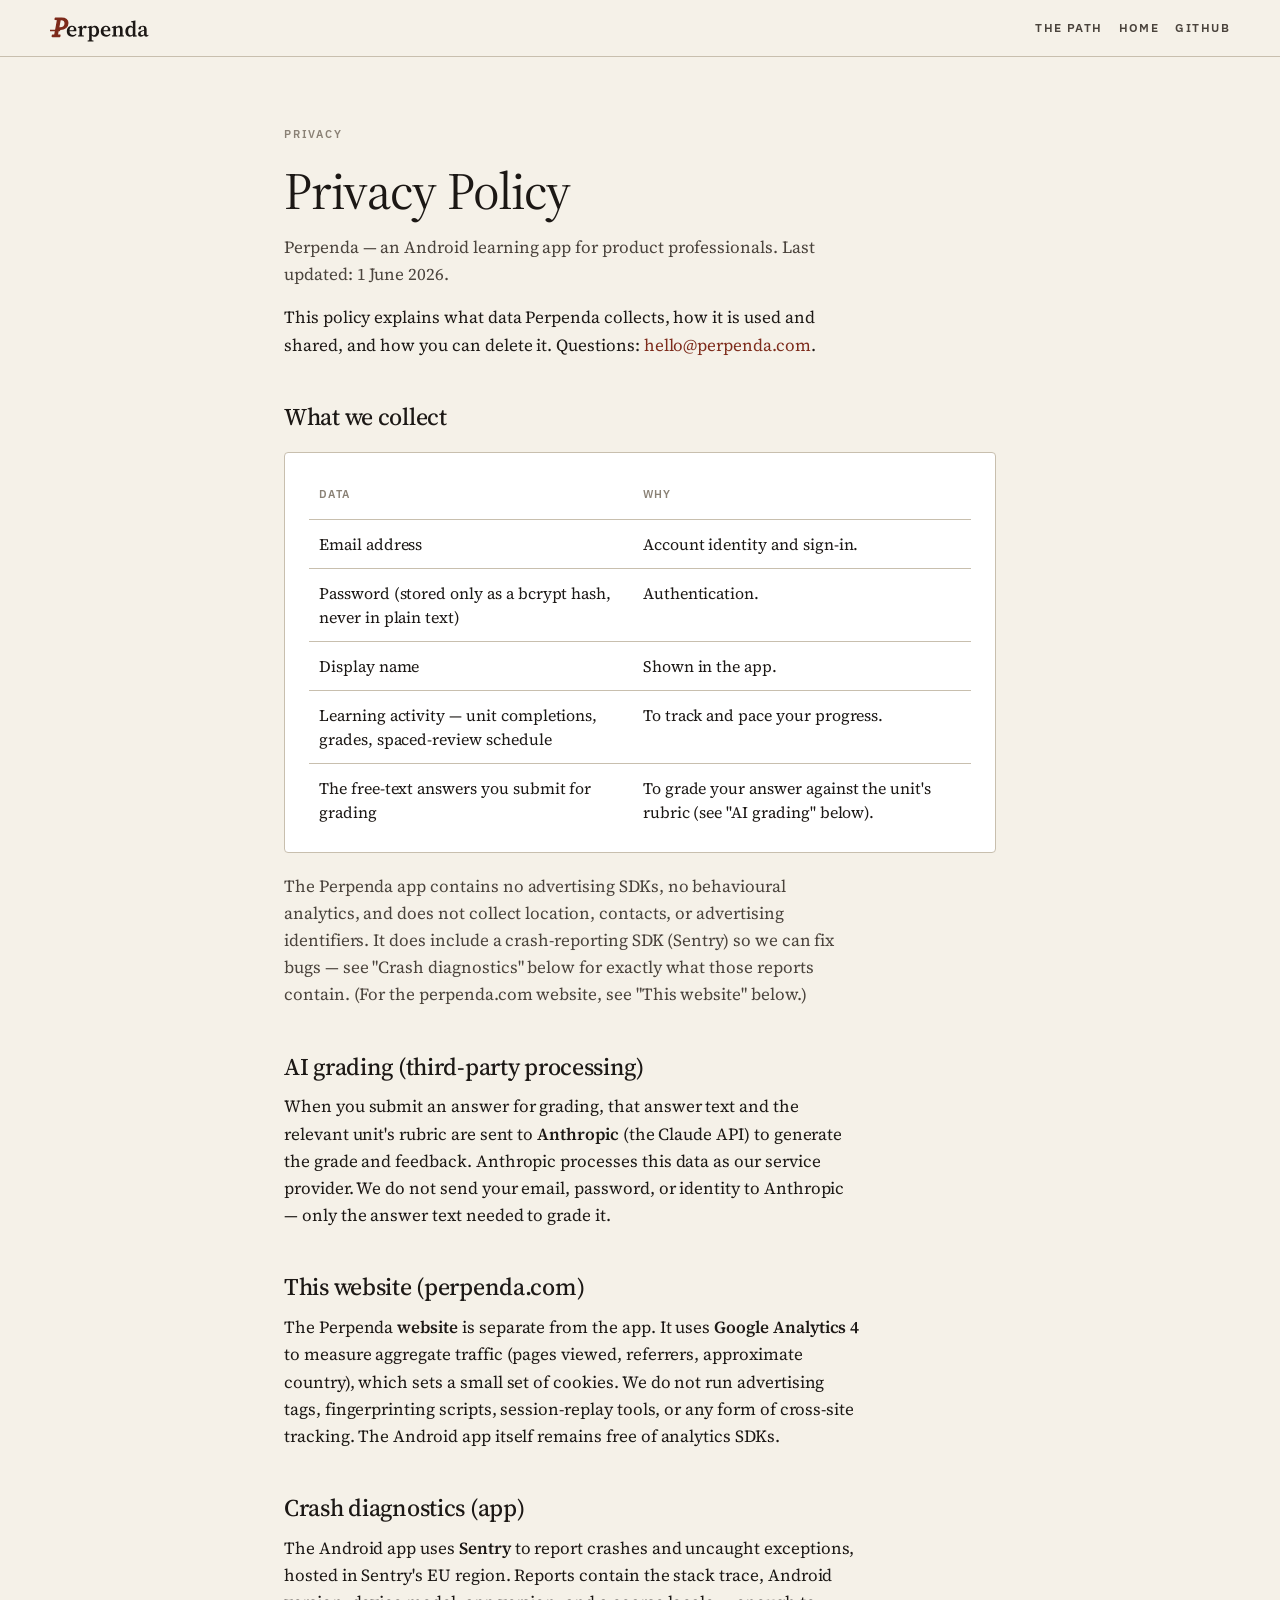
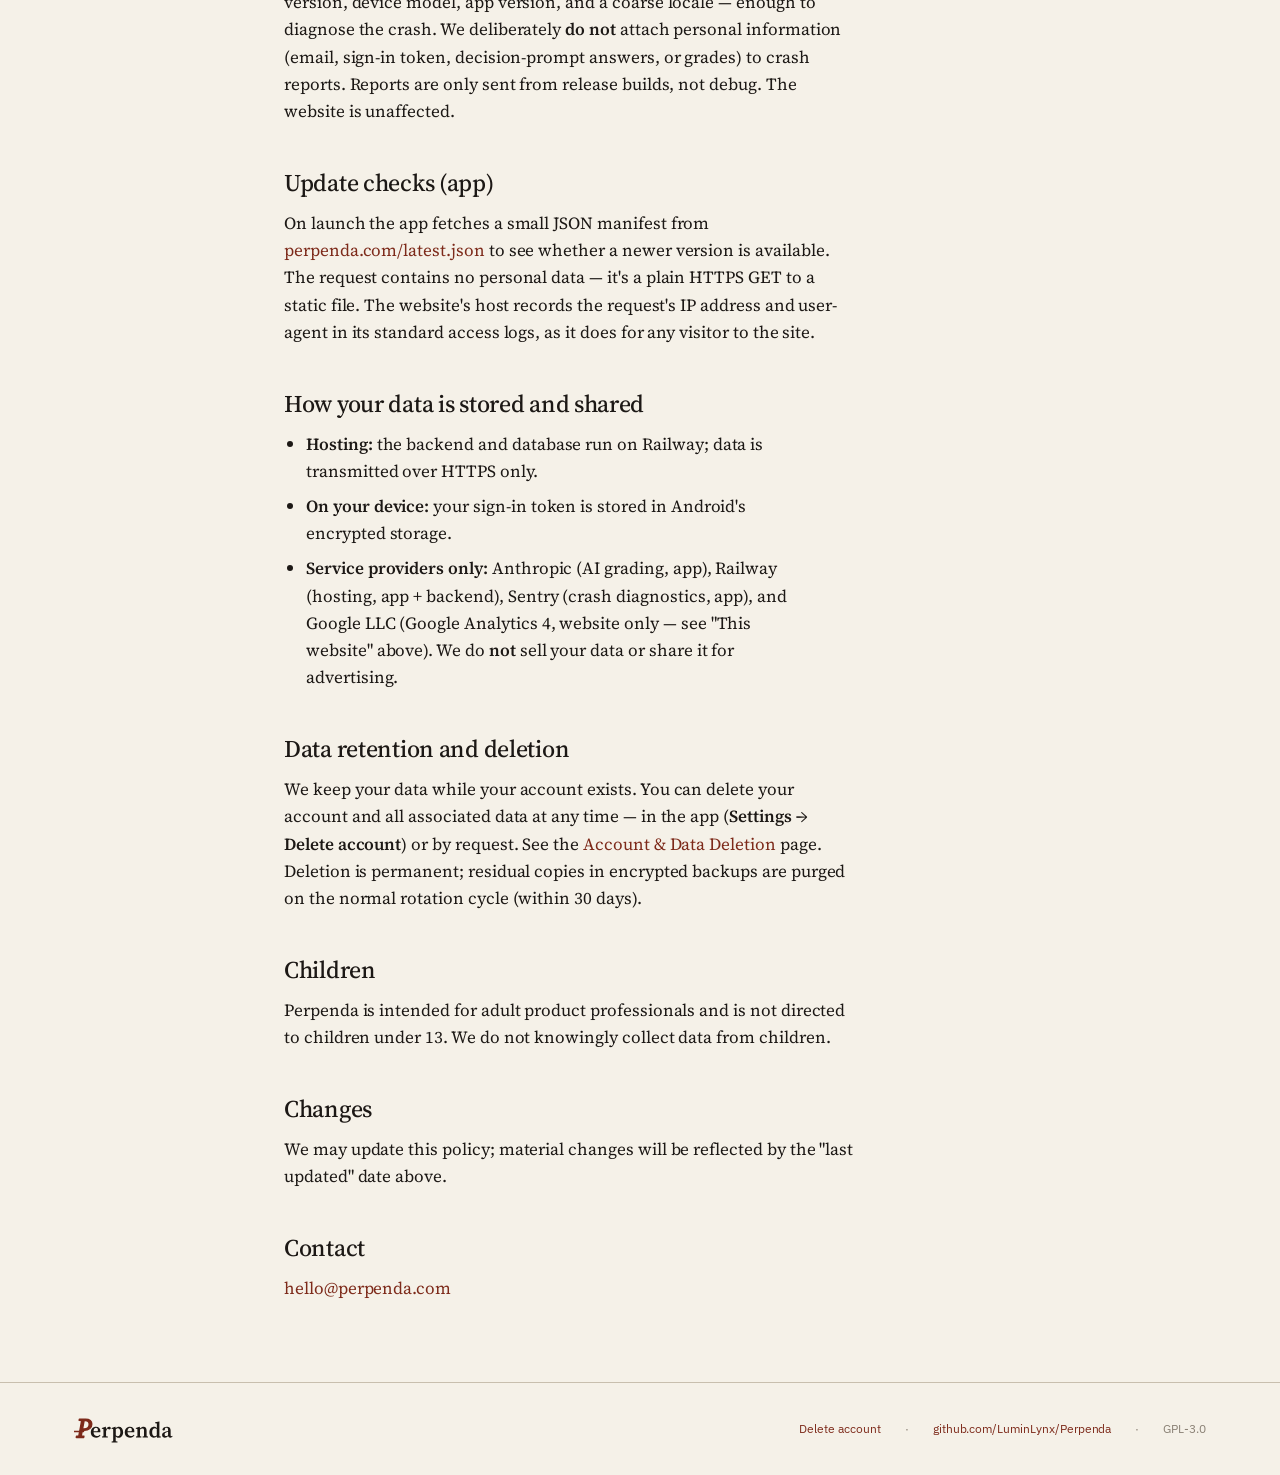
<file: docs/legal/privacy-policy.html>
<!doctype html>
<html lang="en">
<head>
<meta charset="utf-8" />
<title>Privacy Policy — Perpenda</title>
<meta name="viewport" content="width=device-width, initial-scale=1" />
<meta name="description" content="How Perpenda collects, uses, shares, and deletes your data." />
<meta name="robots" content="index,follow" />
<link rel="canonical" href="https://perpenda.com/legal/privacy-policy.html" />
<link rel="icon" type="image/svg+xml" href="../brand/perpenda-mark-ink.svg" />
<link rel="icon" type="image/png" sizes="32x32" href="../brand/favicon-32.png" />
<link rel="icon" type="image/png" sizes="16x16" href="../brand/favicon-16.png" />
<link rel="apple-touch-icon" href="../brand/apple-touch-icon-180.png" />

<!-- Google Analytics (GA4) -->
<script async src="https://www.googletagmanager.com/gtag/js?id=G-6YCV11TNED"></script>
<script>
  window.dataLayer = window.dataLayer || [];
  function gtag(){dataLayer.push(arguments);}
  gtag('js', new Date());
  gtag('config', 'G-6YCV11TNED');
</script>

<link rel="stylesheet" href="../styles/colors_and_type.css" />

<style>
  html { color-scheme: light dark; }
  html, body { margin: 0; padding: 0; }
  body {
    background: var(--paper-0); color: var(--ink-1);
    font-family: var(--font-body);
    -webkit-font-smoothing: antialiased; text-rendering: optimizeLegibility;
  }
  *, *::before, *::after { box-sizing: border-box; }
  a { color: var(--oxblood); text-decoration: none; }
  a:hover { text-decoration: underline; text-underline-offset: 3px; text-decoration-thickness: 1px; }

  .wrap { max-width: 1180px; margin: 0 auto; padding: 0 24px; }

  /* ─── Top nav (shared with index.html) ──────────────────── */
  nav.top {
    position: sticky; top: 0; z-index: 10;
    background: var(--paper-0);
    border-bottom: 1px solid var(--hair-1);
  }
  nav.top .row { display: flex; align-items: center; gap: 16px; padding: 14px 0; }
  .wordmark { display: flex; align-items: center; gap: 10px; }
  .wordmark img { height: 28px; width: auto; display: block; }
  .wordmark .name {
    font-family: var(--font-display); font-size: 18px; font-weight: 500;
    color: var(--ink-1); letter-spacing: -0.012em;
  }
  nav .grow { flex: 1; }
  nav a.link {
    font-family: var(--font-ui); font-size: 12px; font-weight: 600;
    text-transform: uppercase; letter-spacing: 0.12em; color: var(--ink-2);
  }
  nav a.link:hover { color: var(--ink-1); text-decoration: none; }

  /* ─── Article ───────────────────────────────────────────── */
  .article { max-width: 760px; margin: 0 auto; padding: 0 24px; }
  .article .eyebrow {
    font-family: var(--font-ui); font-size: 11px; font-weight: 600;
    text-transform: uppercase; letter-spacing: 0.16em; color: var(--ink-3);
    margin: 64px 0 16px;
  }
  .article h1 {
    font-family: var(--font-display);
    font-size: clamp(32px, 5vw, 52px); line-height: 1.06;
    font-weight: 400; letter-spacing: -0.018em;
    margin: 0 0 16px; text-wrap: balance;
  }
  .article h2 {
    font-family: var(--font-display); font-size: 24px; line-height: 1.2;
    font-weight: 500; margin: 44px 0 12px; color: var(--ink-1);
  }
  .article p {
    font-family: var(--font-body); font-size: 17px; line-height: 1.6;
    color: var(--ink-1); margin: 0 0 16px; max-width: 64ch;
  }
  .article ul { margin: 0 0 16px; padding-left: 22px; max-width: 64ch; }
  .article li {
    font-family: var(--font-body); font-size: 17px; line-height: 1.6;
    color: var(--ink-1); margin: 0 0 8px;
  }
  .article .muted { color: var(--ink-2); }
  .article strong { font-weight: 600; color: var(--ink-1); }

  .callout {
    background: var(--paper-2); border: 1px solid var(--hair-1);
    border-radius: 4px; padding: 4px 24px; margin: 20px 0;
  }

  table { width: 100%; border-collapse: collapse; margin: 12px 0; }
  th, td {
    text-align: left; padding: 12px 10px;
    border-bottom: 1px solid var(--hair-1); vertical-align: top;
  }
  tr:last-child td { border-bottom: 0; }
  th {
    font-family: var(--font-ui); font-size: 11px; font-weight: 600;
    text-transform: uppercase; letter-spacing: 0.12em; color: var(--ink-3);
  }
  td {
    font-family: var(--font-body); font-size: 16px; line-height: 1.5;
    color: var(--ink-1);
  }

  /* ─── Footer (shared with index.html) ───────────────────── */
  footer {
    border-top: 1px solid var(--hair-1);
    margin-top: 80px; padding: 32px 0;
    font-family: var(--font-ui); font-size: 12px; color: var(--ink-3);
  }
  footer .row { display: flex; align-items: center; gap: 24px; }
  footer .grow { flex: 1; }

  @media (max-width: 880px) {
    nav .link.hide-md { display: none; }
    .article .eyebrow { margin-top: 48px; }
  }
</style>
</head>

<body>

<nav class="top">
  <div class="wrap row">
    <a class="wordmark" href="../index.html">
      <picture>
        <source srcset="../brand/perpenda-wordmark-dark.svg" media="(prefers-color-scheme: dark)" />
        <img src="../brand/perpenda-wordmark.svg" alt="Perpenda" />
      </picture>
    </a>
    <div class="grow"></div>
    <a class="link hide-md" href="../index.html#path">The path</a>
    <a class="link" href="../index.html">Home</a>
    <a class="link hide-md" href="https://github.com/LuminLynx/Perpenda">GitHub</a>
  </div>
</nav>

<main class="article">
  <div class="eyebrow">Privacy</div>
  <h1>Privacy Policy</h1>
  <p class="muted">Perpenda — an Android learning app for product professionals.
  Last updated: 1 June 2026.</p>

  <p>This policy explains what data Perpenda collects, how it is used and shared,
  and how you can delete it. Questions:
  <a href="mailto:hello@perpenda.com">hello@perpenda.com</a>.</p>

  <h2>What we collect</h2>
  <div class="callout">
    <table>
      <tr><th>Data</th><th>Why</th></tr>
      <tr><td>Email address</td><td>Account identity and sign-in.</td></tr>
      <tr><td>Password (stored only as a bcrypt hash, never in plain text)</td><td>Authentication.</td></tr>
      <tr><td>Display name</td><td>Shown in the app.</td></tr>
      <tr><td>Learning activity — unit completions, grades, spaced-review schedule</td><td>To track and pace your progress.</td></tr>
      <tr><td>The free-text answers you submit for grading</td><td>To grade your answer against the unit's rubric (see "AI grading" below).</td></tr>
    </table>
  </div>
  <p class="muted">The Perpenda app contains no advertising SDKs, no behavioural
  analytics, and does not collect location, contacts, or advertising identifiers.
  It does include a crash-reporting SDK (Sentry) so we can fix bugs — see
  "Crash diagnostics" below for exactly what those reports contain. (For the
  perpenda.com website, see "This website" below.)</p>

  <h2>AI grading (third-party processing)</h2>
  <p>When you submit an answer for grading, that answer text and the relevant
  unit's rubric are sent to <strong>Anthropic</strong> (the Claude API) to
  generate the grade and feedback. Anthropic processes this data as our service
  provider. We do not send your email, password, or identity to Anthropic — only
  the answer text needed to grade it.</p>

  <h2>This website (perpenda.com)</h2>
  <p>The Perpenda <strong>website</strong> is separate from the app. It uses
  <strong>Google Analytics 4</strong> to measure aggregate traffic (pages
  viewed, referrers, approximate country), which sets a small set of cookies.
  We do not run advertising tags, fingerprinting scripts, session-replay tools,
  or any form of cross-site tracking. The Android app itself remains free of
  analytics SDKs.</p>

  <h2>Crash diagnostics (app)</h2>
  <p>The Android app uses <strong>Sentry</strong> to report crashes and
  uncaught exceptions, hosted in Sentry's EU region. Reports contain the
  stack trace, Android version, device model, app version, and a coarse
  locale — enough to diagnose the crash. We deliberately <strong>do not</strong>
  attach personal information (email, sign-in token, decision-prompt answers,
  or grades) to crash reports. Reports are only sent from release builds, not
  debug. The website is unaffected.</p>

  <h2>Update checks (app)</h2>
  <p>On launch the app fetches a small JSON manifest from
  <a href="https://perpenda.com/latest.json">perpenda.com/latest.json</a>
  to see whether a newer version is available. The request contains no
  personal data — it's a plain HTTPS GET to a static file. The website's host
  records the request's IP address and user-agent in its standard access logs,
  as it does for any visitor to the site.</p>

  <h2>How your data is stored and shared</h2>
  <ul>
    <li><strong>Hosting:</strong> the backend and database run on Railway; data is transmitted over HTTPS only.</li>
    <li><strong>On your device:</strong> your sign-in token is stored in Android's encrypted storage.</li>
    <li><strong>Service providers only:</strong> Anthropic (AI grading, app), Railway (hosting, app + backend), Sentry (crash diagnostics, app), and Google LLC (Google Analytics 4, website only — see "This website" above). We do <strong>not</strong> sell your data or share it for advertising.</li>
  </ul>

  <h2>Data retention and deletion</h2>
  <p>We keep your data while your account exists. You can delete your account and
  all associated data at any time — in the app (<strong>Settings → Delete
  account</strong>) or by request. See the
  <a href="account-deletion.html">Account &amp; Data Deletion</a> page.
  Deletion is permanent; residual copies in encrypted backups are purged on the
  normal rotation cycle (within 30 days).</p>

  <h2>Children</h2>
  <p>Perpenda is intended for adult product professionals and is not directed to
  children under 13. We do not knowingly collect data from children.</p>

  <h2>Changes</h2>
  <p>We may update this policy; material changes will be reflected by the
  "last updated" date above.</p>

  <h2>Contact</h2>
  <p><a href="mailto:hello@perpenda.com">hello@perpenda.com</a></p>
</main>

<footer>
  <div class="wrap row">
    <a class="wordmark" href="../index.html">
      <picture>
        <source srcset="../brand/perpenda-wordmark-dark.svg" media="(prefers-color-scheme: dark)" />
        <img src="../brand/perpenda-wordmark.svg" alt="Perpenda" />
      </picture>
    </a>
    <div class="grow"></div>
    <a href="account-deletion.html">Delete account</a>
    <span>·</span>
    <a href="https://github.com/LuminLynx/Perpenda">github.com/LuminLynx/Perpenda</a>
    <span>·</span>
    <span>GPL-3.0</span>
  </div>
</footer>

</body>
</html>
</file>
<file: docs/styles/colors_and_type.css>
/* ============================================================
   Perpenda — colors & type tokens
   Editorial / reference-document direction:
   serif display, hairline rules, restrained color, generous air.
   These tokens map 1:1 to the Compose theme (Color.kt / Type.kt)
   and the brief in docs/DESIGN_BRIEF.md.
   ============================================================ */

/* --- Webfonts ------------------------------------------------ */
/* Source Serif 4 — editorial body+display
   IBM Plex Sans  — UI labels / app-bar meta (cool, neutral)
   JetBrains Mono — code / token counts / inline measurements
   NOTE: all three are Google-Fonts substitutions for the in-app
   FontFamily.SansSerif default that Type.kt currently ships.
   Flag this to the team — fonts/ contains nothing locally yet. */
@import url("https://fonts.googleapis.com/css2?family=Source+Serif+4:ital,opsz,wght@0,8..60,300..800;1,8..60,300..800&family=IBM+Plex+Sans:wght@400;500;600;700&family=JetBrains+Mono:wght@400;500;600&display=swap");

:root {
  /* ----------------------------------------------------------
     Color — Paper & Ink (LIGHT, the canonical mode)
     A warm off-white "paper" with warm near-black "ink",
     hairline rules that are warm taupe (not 50% gray),
     and a restrained accent palette of marginal-annotation
     ink colors: oxblood (primary), sage (settled), ochre
     (contested), mineral (mono / chrome).
     ---------------------------------------------------------- */

  /* Paper — surfaces, from full to subtle */
  --paper-0:  #F5F1E8; /* page background — warm off-white */
  --paper-1:  #FAF7F0; /* raised surface — quieter than paper-0 */
  --paper-2:  #FFFFFF; /* card / sheet — true paper */
  --paper-3:  #EDE7D8; /* deeper section — pull-quote, callout */

  /* Ink — foreground, in three weights */
  --ink-1:    #1C1815; /* body — warm near-black, NOT pure */
  --ink-2:    #4A433C; /* meta / secondary copy */
  --ink-3:    #8A8175; /* tertiary / placeholder / muted meta */

  /* Hairline — the single most identity-defining element.
     Two weights only. NEVER a heavy 1.5–2px gray border. */
  --hair-1:   #C8BFAE; /* dividers between rows, between sections */
  --hair-2:   #E0D9C8; /* sub-dividers, focus-rest, table interior */

  /* Accents — restrained, marginal-ink palette.
     Use SPARINGLY. The accent should feel underlined, not painted. */
  --oxblood:           #7D2A1A; /* primary action, key emphasis */
  --oxblood-tint:      #F1E2DC; /* tint container — Reviews-due, focused row */
  --sage:              #5C6B5D; /* "settled" calibration tag */
  --sage-tint:         #E6E8E0;
  --ochre:             #8B6A1C; /* "contested" calibration tag */
  --ochre-tint:        #F1E8D0;
  --mineral:           #46556B; /* mono / code / chrome accent */
  --mineral-tint:      #E2E6EC;

  /* Semantic — completed / review-needed / error */
  --completed:         var(--oxblood); /* unit ✓ uses oxblood, not green */
  --review-needed:     var(--ochre);   /* "we're not confident" banner */
  --error:             #8C2017;        /* form / submit errors */
  --error-tint:        #F2DEDB;

  /* ----------------------------------------------------------
     Type
     ---------------------------------------------------------- */

  /* Families */
  --font-display: "Source Serif 4", "Source Serif Pro", "Georgia", serif;
  --font-body:    "Source Serif 4", "Source Serif Pro", "Georgia", serif;
  --font-ui:      "IBM Plex Sans", "Inter", system-ui, sans-serif;
  --font-mono:    "JetBrains Mono", "IBM Plex Mono", ui-monospace, monospace;

  /* Tracking */
  --tracking-display: -0.012em; /* large serif — tighten slightly */
  --tracking-body:    -0.003em;
  --tracking-ui:       0.00em;
  --tracking-eyebrow:  0.10em;  /* small-caps eyebrows — wide */

  /* Scale — designed in 8pt rhythm; line-heights tuned for
     editorial body density (~1.55) and tight display (~1.12). */
  --t-display:   44px;  --lh-display:   50px;
  --t-h1:        32px;  --lh-h1:        38px;  /* screen title */
  --t-h2:        24px;  --lh-h2:        30px;  /* unit title in reader */
  --t-h3:        19px;  --lh-h3:        26px;  /* section header */
  --t-h4:        16px;  --lh-h4:        22px;  /* card title */
  --t-body:      16px;  --lh-body:      26px;  /* prose default */
  --t-body-sm:   14px;  --lh-body-sm:   22px;  /* meta / supporting */
  --t-ui:        14px;  --lh-ui:        20px;  /* buttons, tabs */
  --t-eyebrow:   11px;  --lh-eyebrow:   14px;  /* small-caps labels */
  --t-mono:      13px;  --lh-mono:      20px;

  /* Weights */
  --w-light:    300;
  --w-regular:  400;
  --w-medium:   500;
  --w-semibold: 600;

  /* ----------------------------------------------------------
     Spacing — 4pt base, expressed as a small set of named steps.
     Generous outer padding (--s-6) is the editorial signature.
     ---------------------------------------------------------- */
  --s-0:   2px;
  --s-1:   4px;
  --s-2:   8px;
  --s-3:  12px;
  --s-4:  16px;
  --s-5:  20px;
  --s-6:  24px;
  --s-7:  32px;
  --s-8:  40px;
  --s-9:  56px;
  --s-10: 80px;

  /* Screen edge — Compose AppScreenScaffold pads 20dp h / 12dp v */
  --gutter:  20px;
  --gutter-v: 12px;

  /* ----------------------------------------------------------
     Radii — restrained. Editorial = mostly square / 2–4px only.
     The current Android theme rounds 8–28dp; we override toward
     the editorial direction in v1's restyle.
     ---------------------------------------------------------- */
  --r-0:  0px;   /* hairline cards — square */
  --r-1:  2px;   /* fields, chips */
  --r-2:  4px;   /* button corner — barely there */
  --r-3:  8px;   /* sheet / modal */

  /* ----------------------------------------------------------
     Elevation — flat. No drop shadows by default.
     A single hairline border carries the card.
     We expose one whisper-shadow for modal/sheet only.
     ---------------------------------------------------------- */
  --shadow-flat:  none;
  --shadow-card:  none;                                       /* hairline-only */
  --shadow-sheet: 0 1px 0 rgba(28,24,21,0.04),
                  0 16px 40px -16px rgba(28,24,21,0.18);      /* modal / bottom sheet */
  --focus-ring:   0 0 0 2px var(--paper-0),
                  0 0 0 4px var(--oxblood);                   /* focus halo */

  /* ----------------------------------------------------------
     Motion — restrained. Editorial reads, doesn't bounce.
     Disclosures expand in 180–220ms ease-out; nothing springs.
     ---------------------------------------------------------- */
  --dur-fast:  120ms;
  --dur-base:  200ms;
  --dur-slow:  320ms;
  --ease-out:  cubic-bezier(0.2, 0.6, 0.2, 1);
  --ease-in:   cubic-bezier(0.4, 0.0, 1, 1);
}

/* --- Dark mode --------------------------------------------------
   Mirror of the warm-paper palette. Same restraint, inverted weight.
   Triggered by [data-theme="dark"] or prefers-color-scheme.
   ---------------------------------------------------------------- */
@media (prefers-color-scheme: dark) {
  :root:not([data-theme="light"]) {
    --paper-0:  #15130F;
    --paper-1:  #1B1814;
    --paper-2:  #221E18;
    --paper-3:  #2A251D;

    --ink-1:    #E8E2D5;
    --ink-2:    #B5AC9C;
    --ink-3:    #7C7466;

    --hair-1:   #3A352C;
    --hair-2:   #2A251D;

    --oxblood:           #D6816A;
    --oxblood-tint:      #3A1F18;
    --sage:              #A2AB94;
    --sage-tint:         #232722;
    --ochre:             #D7B673;
    --ochre-tint:        #2E2718;
    --mineral:           #9DAFC2;
    --mineral-tint:      #1E242C;
    --error:             #E4856E;
    --error-tint:        #381914;
  }
}
[data-theme="dark"] {
    --paper-0:  #15130F;
    --paper-1:  #1B1814;
    --paper-2:  #221E18;
    --paper-3:  #2A251D;
    --ink-1:    #E8E2D5;
    --ink-2:    #B5AC9C;
    --ink-3:    #7C7466;
    --hair-1:   #3A352C;
    --hair-2:   #2A251D;
    --oxblood:           #D6816A;
    --oxblood-tint:      #3A1F18;
    --sage:              #A2AB94;
    --sage-tint:         #232722;
    --ochre:             #D7B673;
    --ochre-tint:        #2E2718;
    --mineral:           #9DAFC2;
    --mineral-tint:      #1E242C;
    --error:             #E4856E;
    --error-tint:        #381914;
}

/* ============================================================
   Semantic type roles. Use these directly in JSX/HTML.
   Body text gets --tracking-body via the body{} rule below.
   ============================================================ */

body {
  font-family: var(--font-body);
  font-size: var(--t-body);
  line-height: var(--lh-body);
  letter-spacing: var(--tracking-body);
  color: var(--ink-1);
  background: var(--paper-0);
  -webkit-font-smoothing: antialiased;
  text-rendering: optimizeLegibility;
}

.t-display, h1.display {
  font-family: var(--font-display);
  font-size: var(--t-display);
  line-height: var(--lh-display);
  letter-spacing: var(--tracking-display);
  font-weight: var(--w-regular);   /* serif display reads better at 400, not bold */
  color: var(--ink-1);
}

.t-h1, h1 {
  font-family: var(--font-display);
  font-size: var(--t-h1);
  line-height: var(--lh-h1);
  letter-spacing: var(--tracking-display);
  font-weight: var(--w-regular);
  color: var(--ink-1);
}

.t-h2, h2 {
  font-family: var(--font-display);
  font-size: var(--t-h2);
  line-height: var(--lh-h2);
  letter-spacing: var(--tracking-display);
  font-weight: var(--w-regular);
  color: var(--ink-1);
}

.t-h3, h3 {
  font-family: var(--font-display);
  font-size: var(--t-h3);
  line-height: var(--lh-h3);
  font-weight: var(--w-medium);
  color: var(--ink-1);
}

.t-h4, h4 {
  font-family: var(--font-display);
  font-size: var(--t-h4);
  line-height: var(--lh-h4);
  font-weight: var(--w-semibold);
  color: var(--ink-1);
}

.t-body, p {
  font-family: var(--font-body);
  font-size: var(--t-body);
  line-height: var(--lh-body);
  letter-spacing: var(--tracking-body);
  font-weight: var(--w-regular);
  color: var(--ink-1);
}

.t-body-sm, .meta {
  font-family: var(--font-body);
  font-size: var(--t-body-sm);
  line-height: var(--lh-body-sm);
  color: var(--ink-2);
}

.t-ui, button, input, label {
  font-family: var(--font-ui);
  font-size: var(--t-ui);
  line-height: var(--lh-ui);
  letter-spacing: var(--tracking-ui);
}

.t-eyebrow {
  font-family: var(--font-ui);
  font-size: var(--t-eyebrow);
  line-height: var(--lh-eyebrow);
  letter-spacing: var(--tracking-eyebrow);
  font-weight: var(--w-semibold);
  text-transform: uppercase;
  color: var(--ink-3);
}

.t-mono, code, pre {
  font-family: var(--font-mono);
  font-size: var(--t-mono);
  line-height: var(--lh-mono);
  color: var(--ink-2);
}

/* Inline emphasis used widely in unit prose */
em  { font-style: italic; color: var(--ink-1); }
strong { font-weight: var(--w-semibold); color: var(--ink-1); }

/* The signature hairline rule */
hr, .hairline {
  border: 0;
  border-top: 1px solid var(--hair-1);
  margin: 0;
}
.hairline-sub { border-top-color: var(--hair-2); }
</file>
